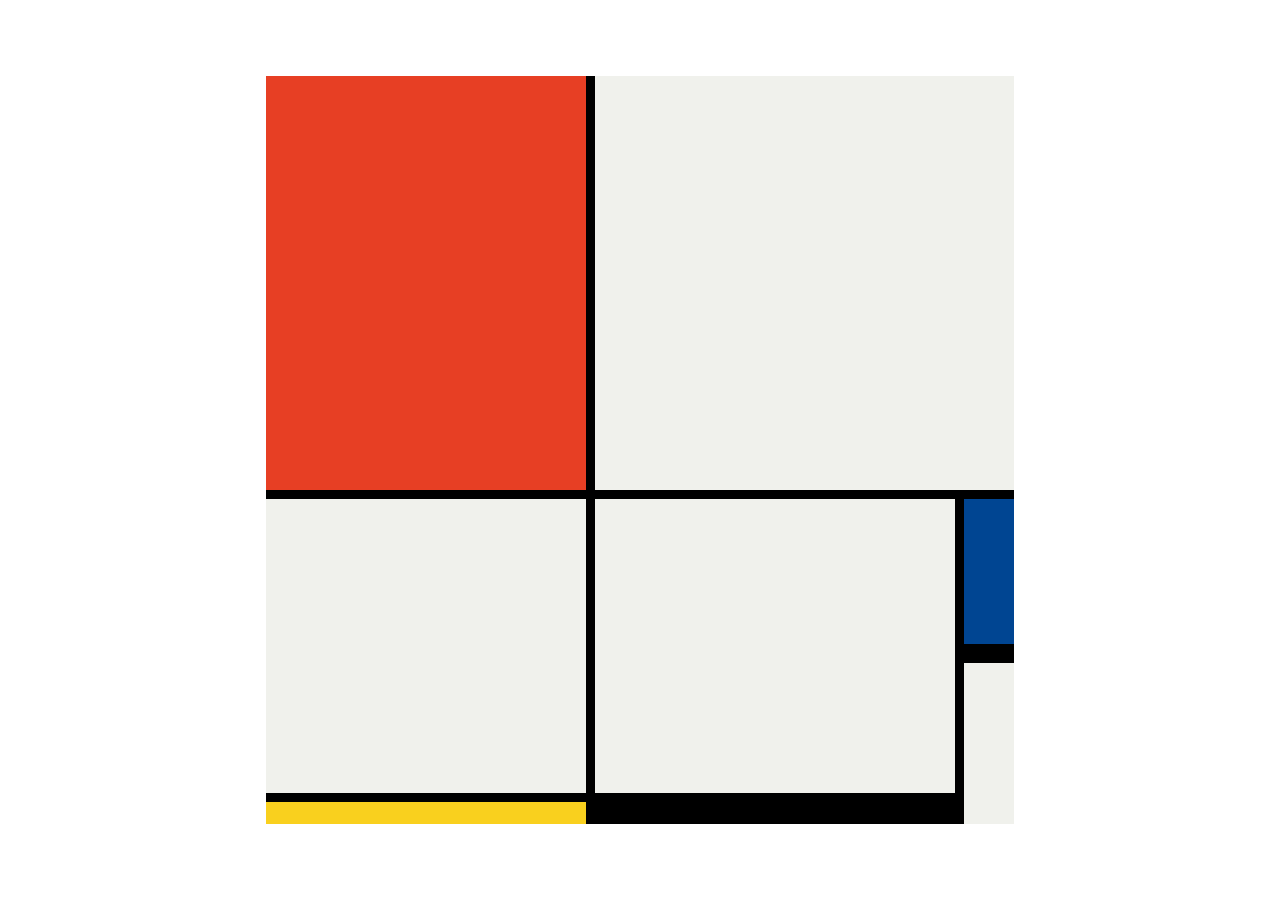
<file: 02-css/10.3 Mondrian Project/index.html>
<!DOCTYPE html>
<html lang="en">

<head>
  <meta charset="UTF-8">
  <meta name="viewport" content="width=device-width, initial-scale=1.0">
  <title>Mondrian Project</title>
  <style>
    /* 
    Write your CSS here 
    Gap Colour: #000
    White: #F0F1EC
    Red: #E72F24
    Black: #232629
    Blue: #004592
    Yellow: #F9D01E

    For dimensions, see dimensions.png image.
    HINT: Remember you can't change the properties of grid lines.
    But grid lines are transparent!
    */
    body {
      display: flex;
      justify-content: center;
      align-items: center;
      height: 100vh;
      margin: 0;
      padding: 0;
    }
    .container{
      height: 748px;
      width: 748x;
      background-color: #000;
      display: grid;
      grid-template-columns:320px 198px 153px 50px ;
      grid-template-rows:414px 155px  130px 22px ;
      gap:9px
    }
    .item{
      background-color: #F0F1EC;
    }
    .red{
      background-color: #E73F24;

      
    }

    .white1{
      grid-column: span 3;

    }
    .white2{
      grid-row:span 2 ;

    } 
    .white3{
      grid-area:2/2/4/4 ;
      
    }
    .blue{
      background-color: #004592;
      border-bottom: 10px solid #000;
    }
    .white4{
      grid-row: span 2;
    }
     .Yellow {
      background-color: #F9D01E;
    }

    .black {
      background-color: #000000;
    }
    


  </style>
</head>

<body>
  <!-- Write your HTML here -->
   <div class="container">
     <div class="item red"></div>
     <div class="item white1"></div>
     <div class="item white2"></div>
     <div class="item white3"></div>
     <div class="item blue"></div>
     <div class="item white4"></div>
     <div class="item Yellow"></div>
     <div class="item black"></div>
    

   </div>
</body>

</html>
</file>
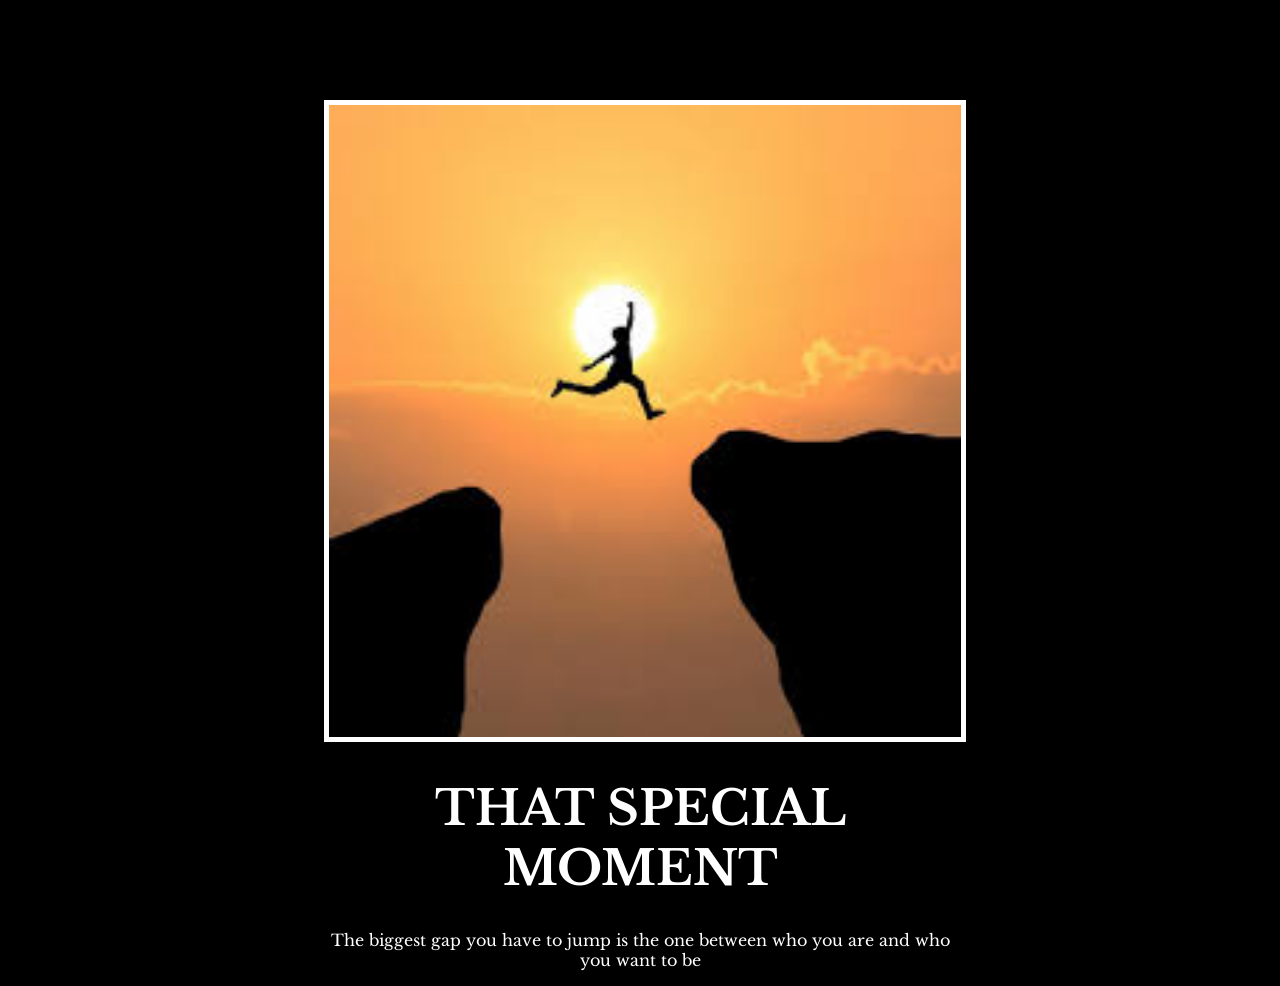
<file: 02-css/6.4 Motivation Meme Project/index.html>
<!DOCTYPE html>
<html lang="en">
<head>
  <meta charset="UTF-8">
  <title>motivational meme</title>
  <link rel="preconnect" href="https://fonts.googleapis.com">
  <link rel="preconnect" href="https://fonts.gstatic.com" crossorigin>
  <link href="https://fonts.googleapis.com/css2?family=Libre+Baskerville:ital,wght@0,400;0,700;1,400&display=swap" rel="stylesheet">
  <link rel="stylesheet" href="./style.css">
</head>
<body>
    <div>
       <img src="../6.4 Motivation Meme Project/assets/motivation.jpeg"/>
       <h1>that special moment</h1>
       <p>The biggest gap you have to jump is the one between who you are and who you want to be</p>

    </div>
 
</body>
</html>

<!-- 
  TODO: Create a motivational post website.
Style it how ever you like. 
Look at the goal image for inspiration.
But it must have the following features:
1. The main h1 text should be using the Regular Libre Baskerville Font from Google Fonts:
  https://fonts.google.com/specimen/Libre+Baskerville
2. The text should be white and background black.
3. Add your own image into the images folder inside assets. It should have a 5px white border.
4. The text should be center aligned.
5. Create a div to contain the h1, p and img elements. Adjust the margins so that the image and text are centered on the page. 
  Hint: You horizontally center a div by giving it a width of 50% and a margin-left of 25%.
  Hint: Set the image to have a width of 100% so it fills the div. 
6. Read about the text-transform property on MDN docs to make the h1 uppercase with CSS.
  https://developer.mozilla.org/en-US/docs/Web/CSS/text-transform 
  "The biggest gap you have to jump is the one between who you are and who you want to be."
-->
</file>
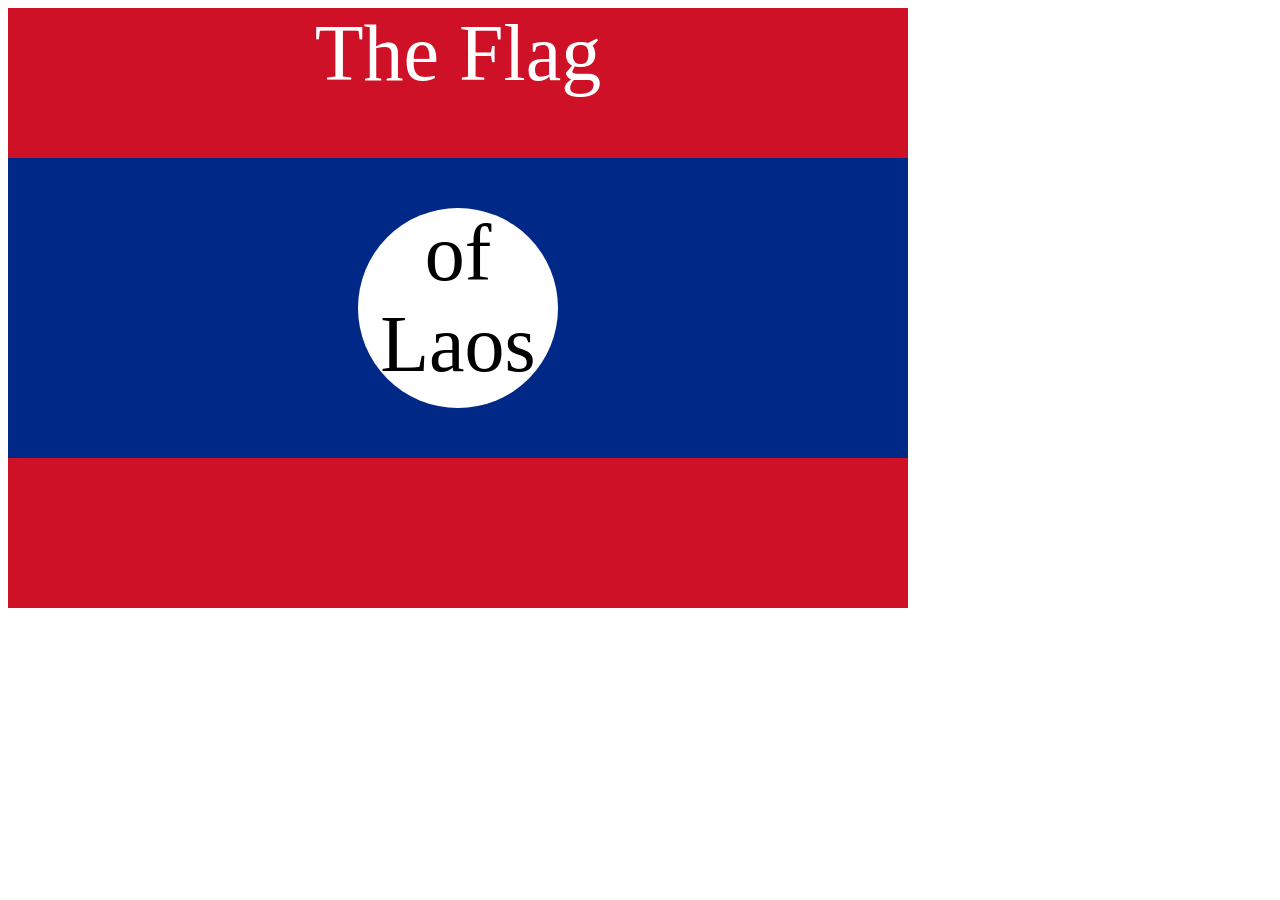
<file: 02-css/7.3 CSS Flag Project/index.html>
<!DOCTYPE html>
<html lang="en">

<head>
  <meta charset="UTF-8">
  <title>CSS Flag Project</title>
  <style>
    /* Write your CSS Code here */
    .flag{
      background-color:#CE1126;
      width: 900px;
      height: 600px;
      position: relative;
 
      
    }
    .flag>div{
      background-color:#002886;
      width: 100%;
      height:300px;
      position: absolute;
      top:150px;

    }
    .flag > div >div {
      width:200px;
      height: 200px;
      background-color: white;
      border-radius: 50%;
      position: relative;
      top:50px;
      left:350px;
    }
    p{
      margin:0;
      font-size: 5rem;
      text-align: center;
      color: white;
    }
    body > div > div > div > p {
      color:black
    }
   
    
   
    
    

  </style>
<!-- 
  IMPORTANT! Do not change any HTML
Don't add any classes/ids/elements 
Use what you know about combining selectors 
and CSS specificity instead.
Hint 1: The flag is 900px by 600px and the circle is 200px by 200px.
Hint 2: You can use CSS inspection to get the colors from
https://appbrewery.github.io/flag-of-laos/
-->

<body>
  <div class="flag">
    <p>The Flag</p>
    <div>
      <div>
        <p>of Laos</p>
      </div>
    </div>
  </div>
</body>

</html>
</file>
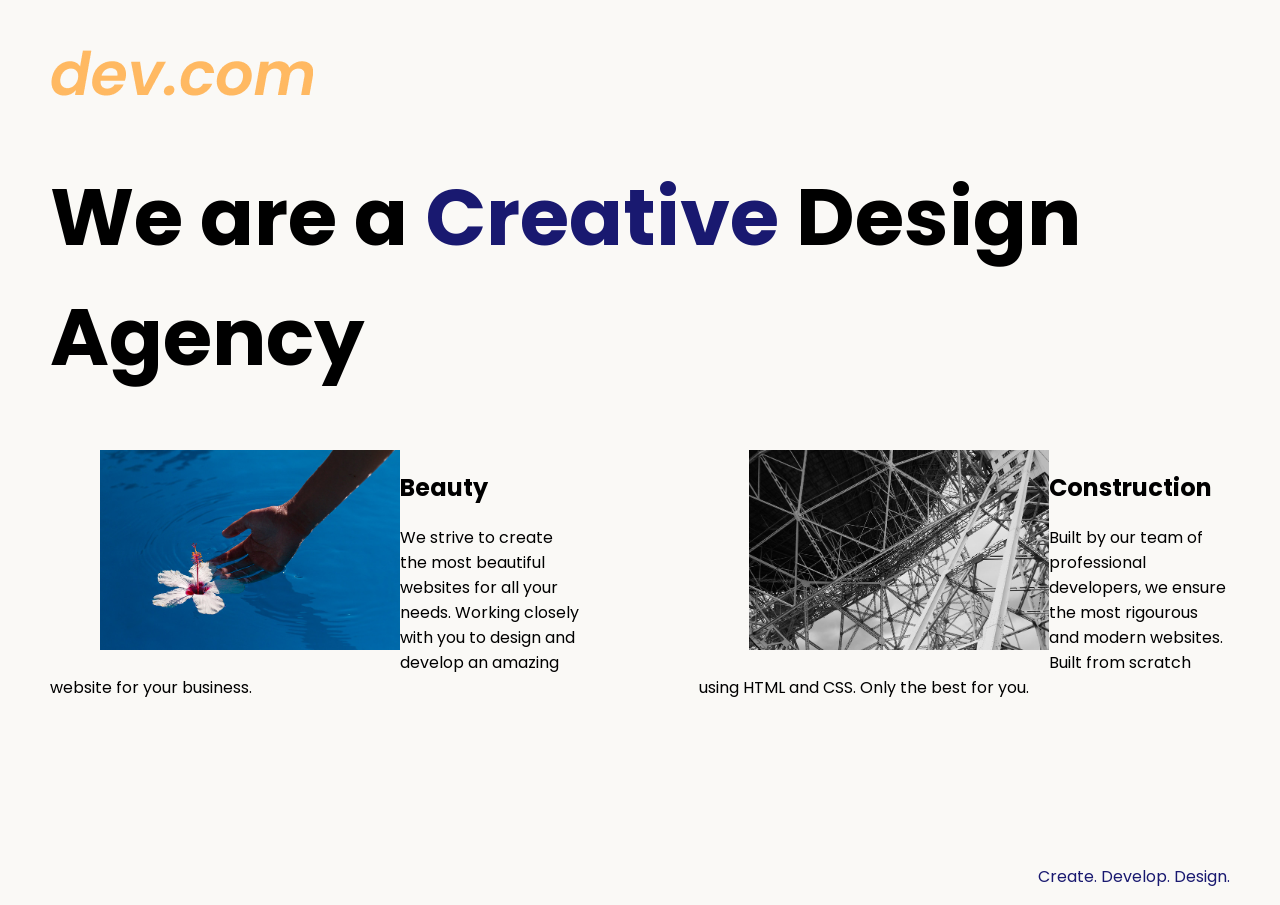
<file: 02-css/8.4 Web Design Agency Project/index.html>
<!DOCTYPE html>
<html lang="en">

<head>
  <meta charset="UTF-8">
  <meta name="viewport" content="width=device-width, initial-scale=1.0">
  <title>Agency</title>
  <link rel="stylesheet" href="./style.css">
  <link rel="preconnect" href="https://fonts.googleapis.com">
  <link rel="preconnect" href="https://fonts.gstatic.com" crossorigin>
  <link href="https://fonts.googleapis.com/css2?family=Poppins:wght@400;700&display=swap" rel="stylesheet">
</head>

<body>
  <div class="main">
    <img class="logo" src="./assets/images/logo.png" alt="logo">
    <h1>We are a <span class="creative">Creative</span> Design Agency</h1>
    <div class="left card"><img class="tile-image" src="./assets/images/beautiful.jpg" alt="hand and flower in water">
      <h2 class="card-title">Beauty</h2>
      <p class="card-text">We strive to create the most beautiful websites for all your needs. Working closely with you
        to
        design and
        develop an amazing website for your business.</p>
    </div>

    <div class="right card"><img class="tile-image" src="./assets/images/construction.jpg" alt="metal structure">
      <h2 class="card-title">Construction</h2>
      <p>Built by our team of professional developers, we ensure the most rigourous and modern websites. Built from
        scratch using HTML and CSS. Only the best for you.</p>
    </div>

  </div>
  <footer>
    <p>Create. Develop. Design.</p>
  </footer>
</body>

</html>
</file>
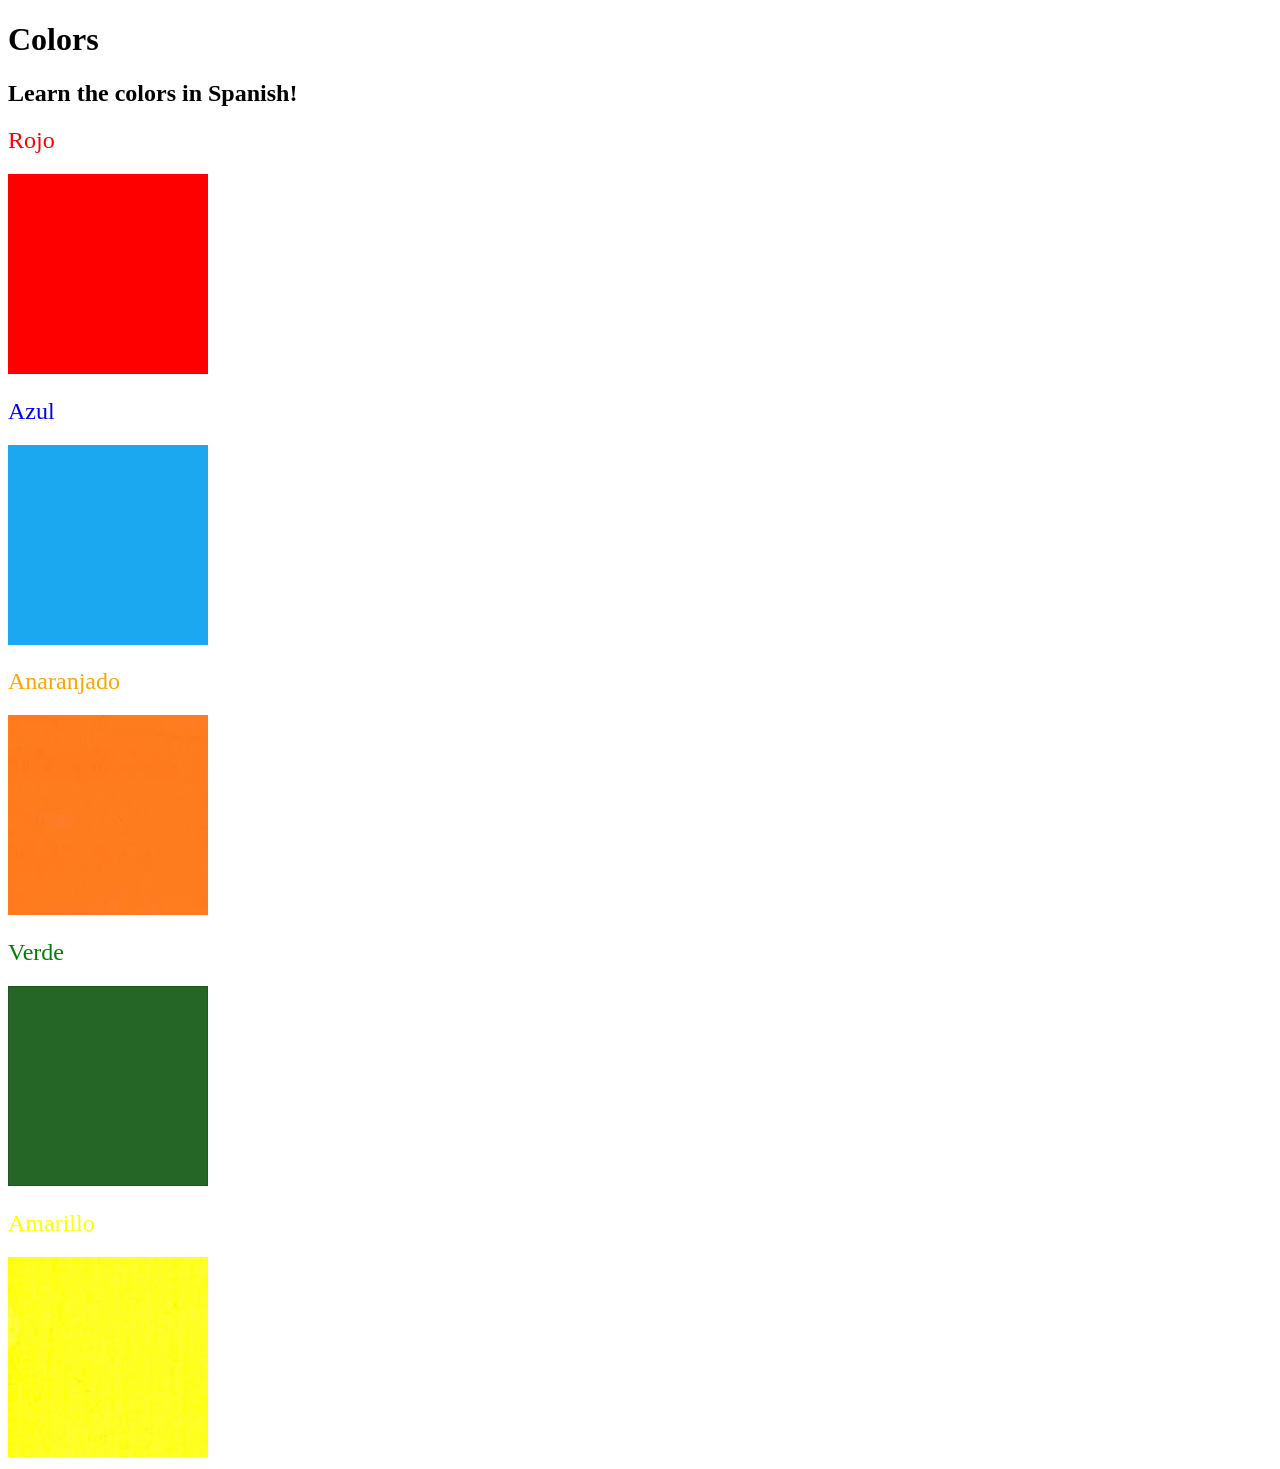
<file: 02-css/Color-Vocab-Project/index.html>
<!DOCTYPE html>
<html lang="en">
  <head>
    <meta charset="UTF-8" />
    <title>Spanish Vocabulary</title>
    <link rel="stylesheet" href="./style.css" />
  </head>

  <body>
    <h1>Colors</h1>
    <h2>Learn the colors in Spanish!</h2>
    <h2 class="color-title" id="red">Rojo</h2>
    <img src="./assets/images/red.png" alt="red" />

    <h2 class="color-title" id="blue">Azul</h2>
    <img src="./assets/images/blue.png" alt="blue" />

    <h2 class="color-title" id="orange">Anaranjado</h2>
    <img src="./assets/images/orange.png" alt="orange" />

    <h2 class="color-title" id="green">Verde</h2>
    <img src="./assets/images/green.png" alt="green" />

    <h2 class="color-title" id="yellow">Amarillo</h2>
    <img src="./assets/images/yellow.png" alt="yellow" />
  </body>
</html>

<!-- 
TODOs
IMPORTANT: You should not need to make ANY CHANGES to index.html
All code should be written in your CSS file.

1. Create a CSS file and incorporate it as an external stylesheet.
2. Use CSS to style each of the color titles to meaning. 
Hint: Use the id to help if you don't know the words in spanish.
3. Use CSS to change all the color titles to have "font-weight: normal;"
4. Use CSS (not HTML) to make all the images 200px heigh and 200px wide. 
Hint: 
https://developer.mozilla.org/en-US/docs/Web/CSS/height
https://developer.mozilla.org/en-US/docs/Web/CSS/width
-->
</file>
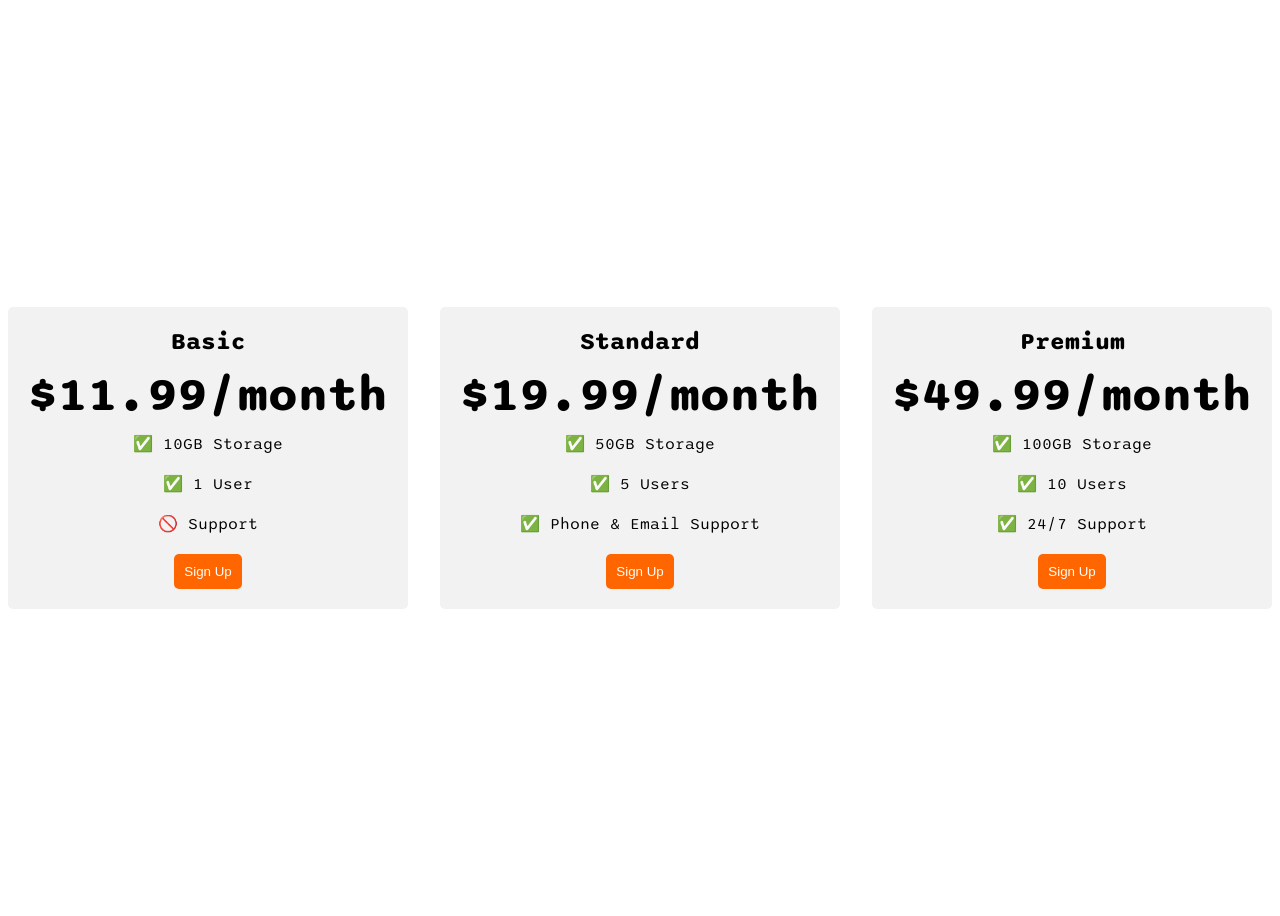
<file: 02-css/FlexboxPricingTableProject/index.html>
<!DOCTYPE html>
<html>
  <head>
    <title>Flexbox Pricing Table</title>
    <link rel="preconnect" href="https://fonts.googleapis.com" />
    <link rel="preconnect" href="https://fonts.gstatic.com" crossorigin />
    <link
      href="https://fonts.googleapis.com/css2?family=Sono:wght@400;700&display=swap"
      rel="stylesheet"
    />
    <style>
      body {
        font-family: "Sono", sans-serif;
      }
      .pricing-container{
        display: flex;
        justify-content:center;
        align-items: center;
        height: 100vh;
        gap: 2rem;
      }
      .pricing-plan{
        flex: 1;
        max-width: 400px;
        background-color: #f2f2f2;
        padding: 20px;
        border-radius: 5px;
        text-align:center ;
        
      }
      .plan-title{
        font-size: 24px;
        font-weight: bold;
        margin-bottom: 10px;
        
      }
      .plan-price{
        font-size: 48px;
        font-weight: bold;
        margin-bottom: 10px;
      }
      .plan-features{
        list-style: none;
        padding: 0;
        margin: 0;
      }
      .plan-features li{
        margin-bottom: 20px;
      }
      .plan-button{
        background-color:#ff6600;
        color: white;
        border-radius: 5px;
        padding:10px;
        border: none;
    
      }

      
      /* Hint: What can you do with a media query and flexbox? */
      @media (max-width: 1250px) {
        .pricing-container{
          display: flex;
          flex-direction: column;
          height: 100%;
          
        }
      }
    </style>
  </head>

  <body>
    <div class="pricing-container">
      <div class="pricing-plan">
        <div class="plan-title">Basic</div>
        <div class="plan-price">$11.99/month</div>
        <ul class="plan-features">
          <li>✅ 10GB Storage</li>
          <li>✅ 1 User</li>
          <li>🚫 Support</li>
        </ul>
        <button class="plan-button">Sign Up</button>
      </div>
      <div class="pricing-plan">
        <div class="plan-title">Standard</div>
        <div class="plan-price">$19.99/month</div>
        <ul class="plan-features">
          <li>✅ 50GB Storage</li>
          <li>✅ 5 Users</li>
          <li>✅ Phone &amp; Email Support</li>
        </ul>
        <button class="plan-button">Sign Up</button>
      </div>
      <div class="pricing-plan">
        <div class="plan-title">Premium</div>
        <div class="plan-price">$49.99/month</div>
        <ul class="plan-features">
          <li>✅ 100GB Storage</li>
          <li>✅ 10 Users</li>
          <li>✅ 24/7 Support</li>
        </ul>
        <button class="plan-button">Sign Up</button>
      </div>
    </div>
  </body>
</html>
</file>
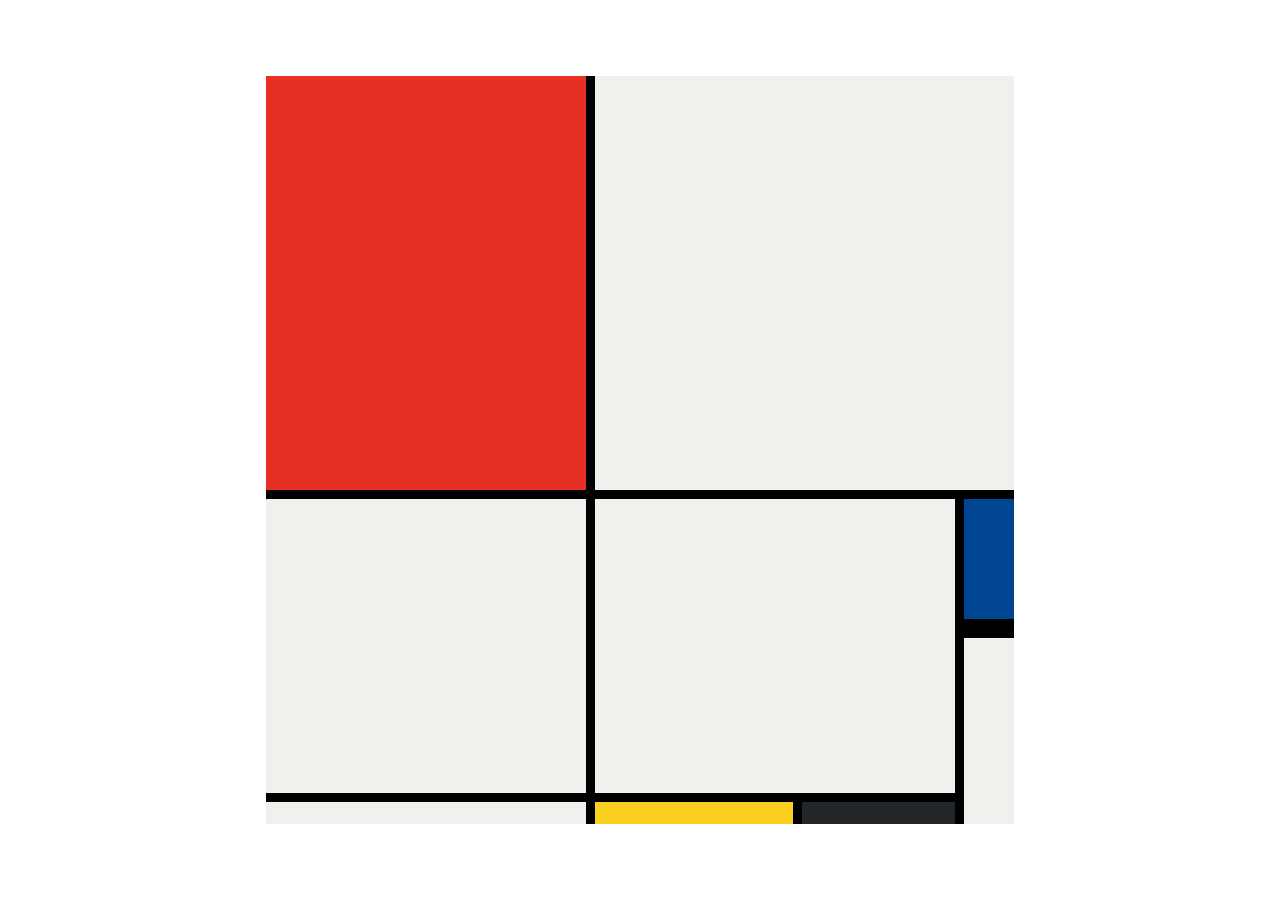
<file: 02-css/10.3 Mondrian Project/solution.html>
<!DOCTYPE html>
<html lang="en">

<head>
  <meta charset="UTF-8">
  <meta name="viewport" content="width=device-width, initial-scale=1.0">
  <title>Mondrian Project</title>
  <style>
    /* 
    Write your CSS here 
    Line Colour: #000
    White: #F0F1EC
    Red: #E72F24
    Black: #232629
    Blue: #004592
    Yellow: #F9D01E
    */
    body {
      display: flex;
      justify-content: center;
      align-items: center;
      height: 100vh;
      margin: 0;
      padding: 0;
    }

    .container {
      height: 748px;
      width: 748px;
      display: grid;
      background-color: #000;
      grid-template-columns: 320px 198px 153px 50px;
      grid-template-rows: 414px 130px 155px 22px;
      gap: 9px;
    }

    .item {
      background-color: #F0F1EC;
    }

    .red {
      background-color: #E72F24;
    }

    .white1 {
      grid-column: span 3;
    }

    .white2 {
      grid-row: span 2;
    }

    .white3 {
      grid-area: 2 / 2 / 4 /4
    }

    .blue {
      background-color: #004592;
      border-bottom: 10px solid #000;
    }

    .white4 {
      grid-row: span 2;
    }

    .yellow {
      background-color: #F9D01E;
    }

    .black {
      background-color: #232629;
    }
  </style>
</head>

<body>
  <!-- Write your HTML here -->

  <div class="container">
    <div class="item red"></div>
    <div class="item white1"></div>
    <div class="item white2"></div>
    <div class="item white3"></div>

    <div class="item blue"></div>
    <div class="item white4"></div>

    <div class="item"></div>
    <div class="item yellow"></div>
    <div class="item black"></div>
  </div>
</body>

</html>
</file>
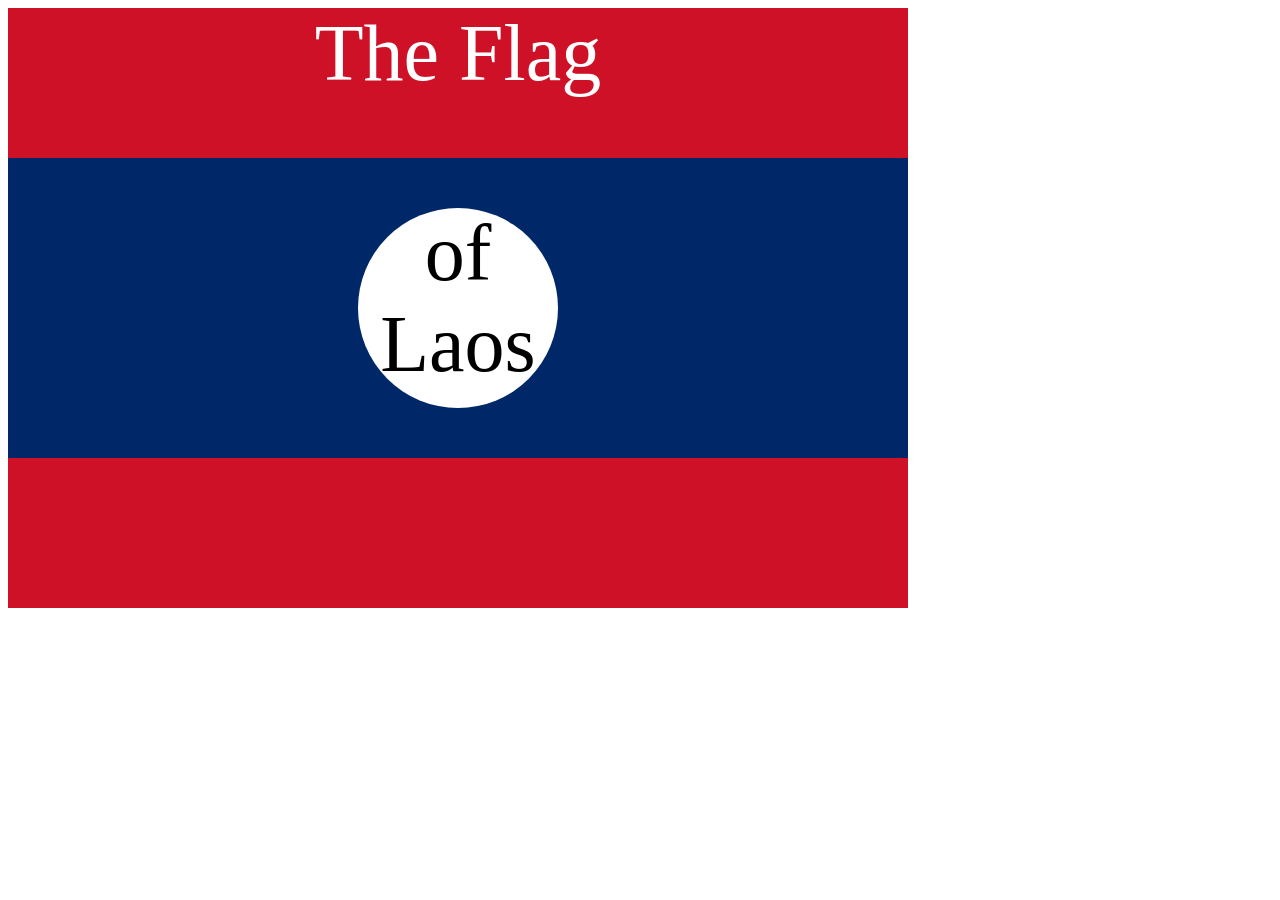
<file: 02-css/7.3 CSS Flag Project/solution.html>
<!DOCTYPE html>
<html lang="en">

<head>
  <meta charset="UTF-8">
  <title>CSS Flag Project</title>
  <style>
    .flag {
      width: 900px;
      height: 600px;
      position: relative;
      background-color: #CE1126;

    }

    .flag > div {
      background-color: #002868;
      height: 300px;
      width: 100%;
      position: absolute;
      top: 150px;
    }

    .flag > div > div {
      background-color: white;
      position: absolute;

      height: 200px;
      width: 200px;
      border-radius: 50%;
      top: 50px;
      left: 350px;
    }

    p {
      font-size: 5rem;
      color: white;
      text-align: center;
      padding: 0;
      margin: 0;
    }

    .flag>div div p {
      color: black;
    }
  </style>
</head>

<body>
  <div class="flag">
    <p>The Flag</p>
    <div>
      <div>
        <p>of Laos</p>
      </div>
    </div>
  </div>
</body>

</html>
</file>
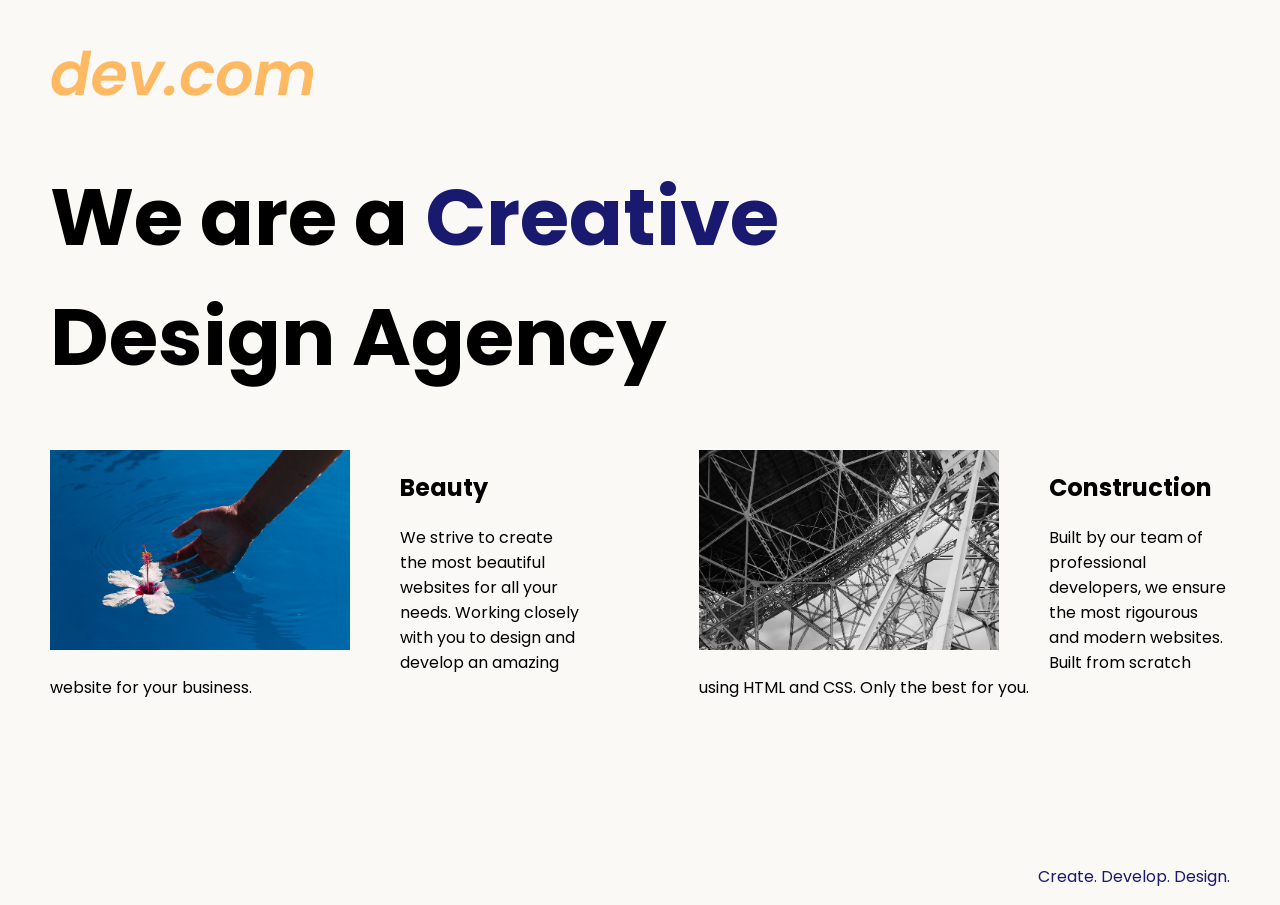
<file: 02-css/8.4 Web Design Agency Project/solution.html>
<!DOCTYPE html>
<html lang="en">

<head>
  <meta charset="UTF-8">
  <meta name="viewport" content="width=device-width, initial-scale=1.0">
  <title>Agency</title>
  <link rel="stylesheet" href="./solution.css">
  <link rel="preconnect" href="https://fonts.googleapis.com">
  <link rel="preconnect" href="https://fonts.gstatic.com" crossorigin>
  <link href="https://fonts.googleapis.com/css2?family=Poppins:wght@400;700&display=swap" rel="stylesheet">
</head>

<body>
  <div class="main">
    <img class="logo" src="./assets/images/logo.png" alt="logo">
    <h1>We are a <span class="creative">Creative</span> <br />Design Agency</h1>
    <div class="left card"><img class="tile-image" src="./assets/images/beautiful.jpg" alt="hand and flower in water">
      <h2 class="card-title">Beauty</h2>
      <p class="card-text">We strive to create the most beautiful websites for all your needs. Working closely with you
        to
        design and
        develop an amazing website for your business.</p>
    </div>

    <div class="right card"><img class="tile-image" src="./assets/images/construction.jpg" alt="metal structure">
      <h2 class="card-title">Construction</h2>
      <p>Built by our team of professional developers, we ensure the most rigourous and modern websites. Built from
        scratch using HTML and CSS. Only the best for you.</p>
    </div>

  </div>
  <footer>
    <p>Create. Develop. Design.</p>
  </footer>
</body>

</html>
</file>
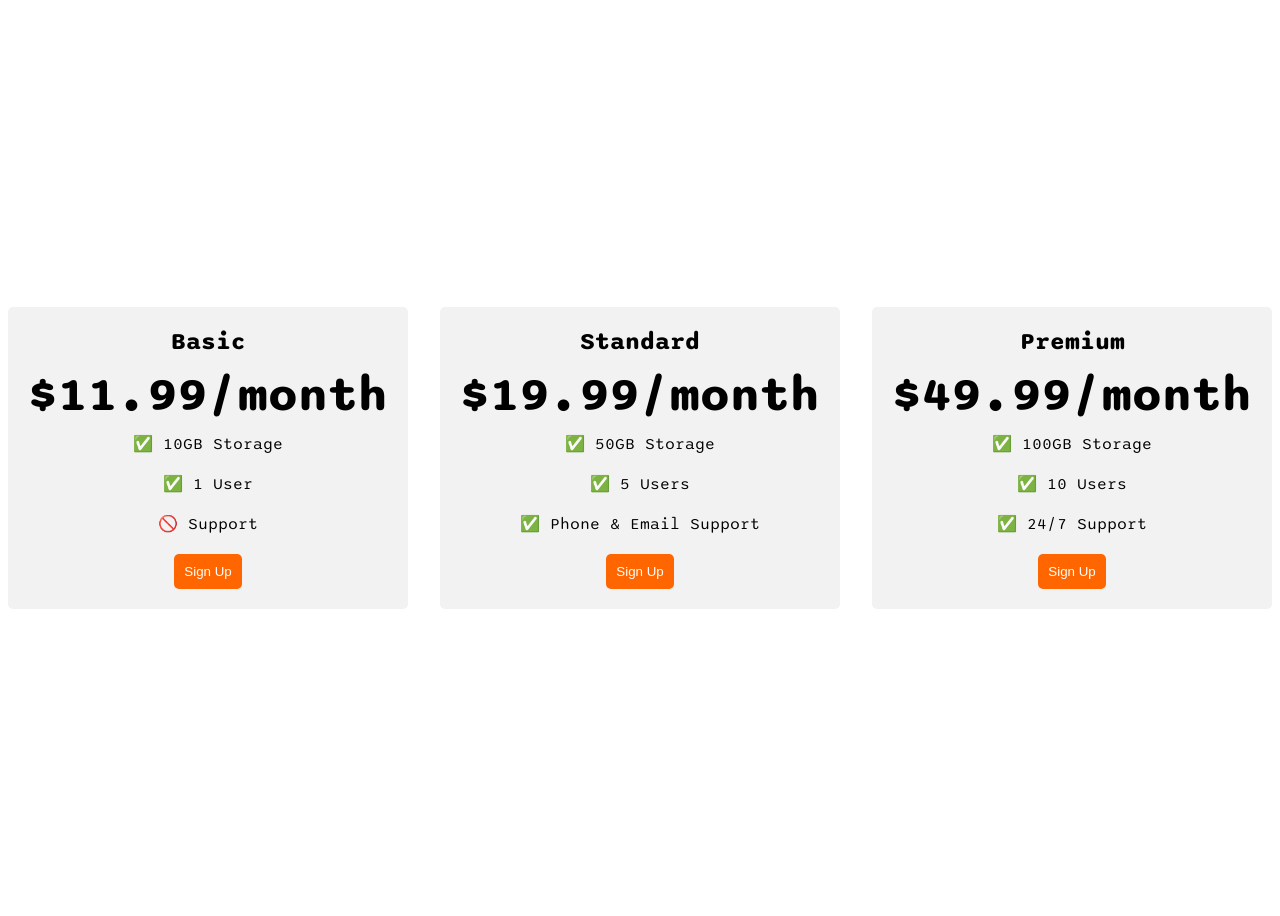
<file: 02-css/FlexboxPricingTableProject/solution.html>
<!DOCTYPE html>
<html>

<head>
  <title>Flexbox Pricing Table</title>
  <link rel="preconnect" href="https://fonts.googleapis.com">
  <link rel="preconnect" href="https://fonts.gstatic.com" crossorigin>
  <link href="https://fonts.googleapis.com/css2?family=Sono:wght@400;700&display=swap" rel="stylesheet">
  <style>
    body {
      font-family: 'Sono', sans-serif;
    }

    .pricing-container {
      display: flex;
      justify-content: center;
      align-items: center;
      height: 100vh;
      gap: 2rem;
    }

    .pricing-plan {
      flex: 1;
      max-width: 400px;
      padding: 20px;
      background-color: #f2f2f2;
      border-radius: 5px;
      text-align: center;
    }

    .plan-title {
      font-size: 24px;
      font-weight: bold;
      margin-bottom: 10px;
    }

    .plan-price {
      font-size: 48px;
      font-weight: bold;
      margin-bottom: 10px;
    }

    .plan-features {
      list-style: none;
      padding: 0;
      margin: 0;
    }

    .plan-features li {
      margin-bottom: 20px;
    }

    .plan-button {
      padding: 10px;
      background-color: #ff6600;
      color: #fff;
      border-radius: 5px;
      border: none;
    }

    @media (max-width: 1250px) {
      .pricing-container {
        flex-direction: column;
        height: 100%;
      }
    }
  </style>
</head>

<body>
  <div class="pricing-container">
    <div class="pricing-plan">
      <div class="plan-title">Basic</div>
      <div class="plan-price">$11.99/month</div>
      <ul class="plan-features">
        <li>✅ 10GB Storage</li>
        <li>✅ 1 User</li>
        <li>🚫 Support</li>
      </ul>
      <button class="plan-button">Sign Up</a>
    </div>
    <div class="pricing-plan">
      <div class="plan-title">Standard</div>
      <div class="plan-price">$19.99/month</div>
      <ul class="plan-features">
        <li>✅ 50GB Storage</li>
        <li>✅ 5 Users</li>
        <li>✅ Phone &amp; Email Support</li>
      </ul>
      <button class="plan-button">Sign Up</a>
    </div>
    <div class="pricing-plan">
      <div class="plan-title">Premium</div>
      <div class="plan-price">$49.99/month</div>
      <ul class="plan-features">
        <li>✅ 100GB Storage</li>
        <li>✅ 10 Users</li>
        <li>✅ 24/7 Support</li>
      </ul>
      <button class="plan-button">Sign Up</a>
    </div>
  </div>

</body>

</html>
</file>
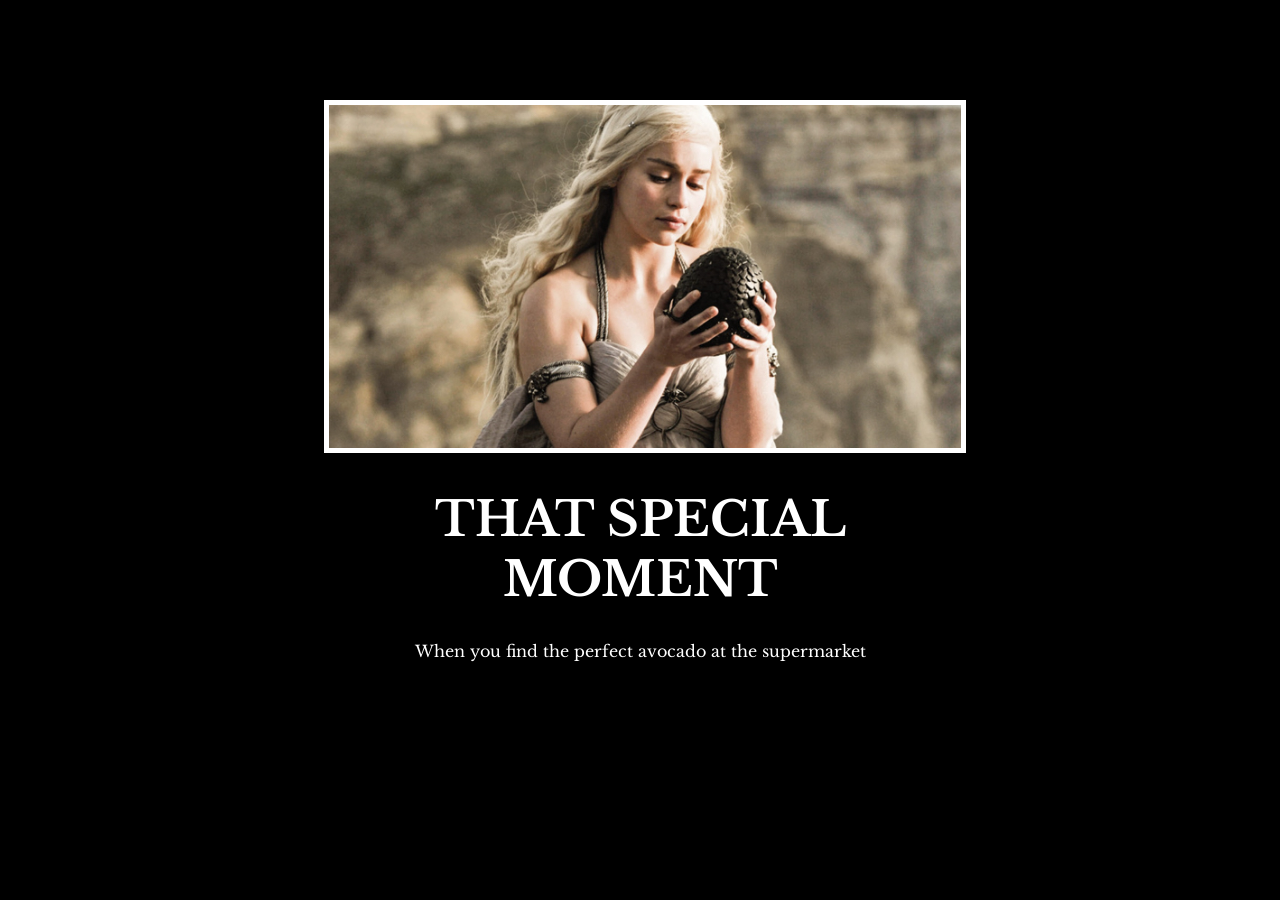
<file: 02-css/6.4 Motivation Meme Project/solution/solution.html>
<!DOCTYPE html>
<html lang="en">

<head>
  <meta charset="UTF-8">
  <title>Motivation Meme</title>
  <link rel="stylesheet" href="./solution.css" />
  <link rel="preconnect" href="https://fonts.googleapis.com">
  <link rel="preconnect" href="https://fonts.gstatic.com" crossorigin>
  <link href="https://fonts.googleapis.com/css2?family=Libre+Baskerville&display=swap" rel="stylesheet">
</head>

<body>

  <div class="poster">
    <img class="motivation-img" src="./assets/images/daenerys.jpeg" src="daenerys with egg" />
    <h1>That Special Moment</h1>
    <p>When you find the perfect avocado at the supermarket</p>
  </div>
</body>

</html>
</file>
<file: 02-css/6.4 Motivation Meme Project/style.css>
body{
  background-color:black;
}
h1{
  text-transform: uppercase;
  font-size: 3rem;

}
img{
  border:5px solid   white;
  width: 100%;
}
div{
  width: 50%;
  margin-left:25%;
  margin-top: 100px;
  font-family:"Libre Baskerville", serif ;
  color: white;
  text-align: center;

}
</file>
<file: 02-css/8.4 Web Design Agency Project/style.css>
body {
  font-family: "Poppins", sans-serif;
  margin: 50px 50px 0 50px;
  background-color: #faf9f6;
  display: flex;
  flex-direction: column;
  min-height: 95vh;
}
.main {
  flex: 1;
}

h1 {
  font-size: 5rem;
}

footer {
  text-align: right;
  color: midnightblue;
}
.tile-image{
  float: left;
  height: 200px;
  margin-left: 50px;
}
.card{
  width: 45%;
}
.left{
  float:left;
}
.right{
  float:right;
}
.creative{
  color: midnightblue;
}
@media (max-width:680px){
  .logo{
    width: 100px;
  }
  h1{
    font-size: 3.5rem;
    text-align: center;
  }
  .card{
    width: 100%;
    display: block;
    margin-bottom: 30px;
    text-align: justify;
  }
  .card img{
    margin-bottom: 10px;
    width: 100%;
    display: inline;
    object-fit: cover;
  }
  
}
</file>
<file: 02-css/Color-Vocab-Project/style.css>
img{
  height: 200px;
  width: 200px;
}
#red{
  color:red;
}
#blue{
  color:blue;
}
#orange{
  color:orange;
}
#green{
  color:green;
}
#yellow{
  color:yellow;
}
.color-title{
  font-weight: normal;
}
</file>
<file: 02-css/8.4 Web Design Agency Project/solution.css>
body {
  font-family: "Poppins", sans-serif;
  margin: 50px 50px 0 50px;
  background-color: #faf9f6;
  display: flex;
  flex-direction: column;
  min-height: 95vh;
}
.main {
  flex: 1;
}

h1 {
  font-size: 5rem;
}

footer {
  text-align: right;
  color: midnightblue;
}

.tile-image {
  height: 200px;
  float: left;
  margin-right: 50px;
}

.card {
  width: 45%;
}

.left {
  float: left;
}

.right {
  float: right;
}

.creative {
  color: midnightblue;
}

@media (max-width: 680px) {
  .logo {
    width: 100px;
  }

  h1 {
    font-size: 3.5rem;
    text-align: center;
  }

  .card {
    width: 100%;
    display: block;
    margin-bottom: 30px;
    text-align: justify;
  }

  .card img {
    margin-bottom: 10px;
    width: 100%;
    display: inline;
    object-fit: cover;
  }
}
</file>
<file: 02-css/6.4 Motivation Meme Project/solution/solution.css>
body {
  background-color: black;
}
h1 {
  text-transform: uppercase;
  font-size: 3rem;
}

.poster {
  width: 50%;
  margin-left: 25%;
  margin-top: 100px;
  color: white;
  font-family: "Libre Baskerville", serif;
  text-align: center;
}

.motivation-img {
  border: 5px solid white;
  width: 100%;
}
</file>
